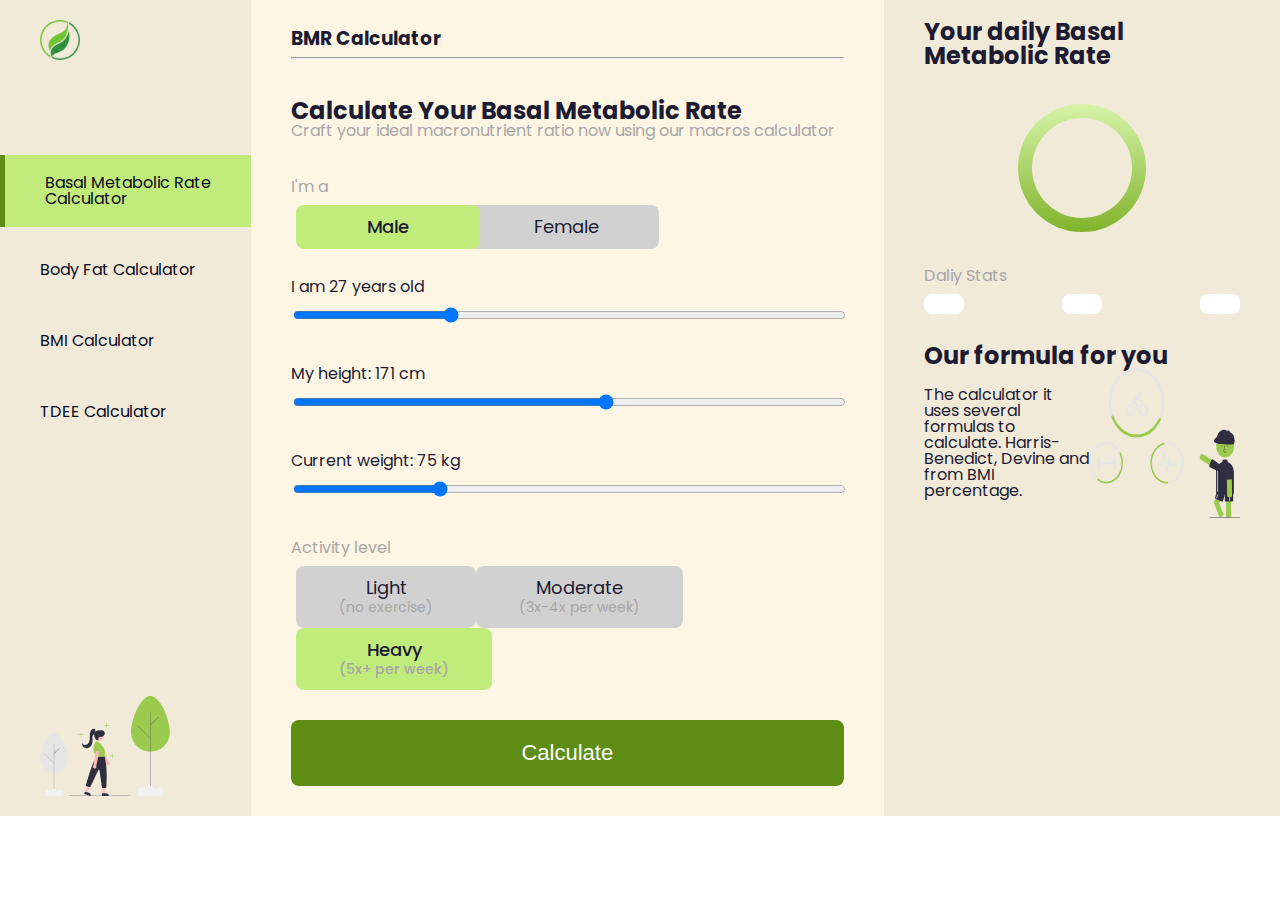
<file: index.html>
<!DOCTYPE html>
<html lang="en">
  <head>
    <meta charset="UTF-8" />
    <meta http-equiv="X-UA-Compatible" content="IE=edge" />
    <meta name="viewport" content="width=device-width, initial-scale=1.0" />
    <title>Fitnes Calculator Tool</title>
    <link rel="stylesheet" href="./public/assets/css/style.css" />
    <link rel="stylesheet" href="./public/assets/css/reset.css" />
  </head>
  <body>
    <div id="app">
      <div class="sidebar">
        <div class="sidebar-logo">
          <img
            src="./public/assets/images/Business-logo-97w.webp"
            alt=""
            width="40"
          />
        </div>
        <div class="sidebar-nav">
          <ul class="nav-links">
            <li class="nav-item active">
              <a href="#">Basal Metabolic Rate <br />Calculator</a>
            </li>
            <li class="nav-item"><a href="#">Body Fat Calculator</a></li>
            <li class="nav-item"><a href="#">BMI Calculator</a></li>
            <li class="nav-item"><a href="#">TDEE Calculator</a></li>
          </ul>
        </div>
        <div class="sidebar-image">
          <img
            src="./public/assets/images/nature_benefits_re_kk70.svg"
            alt=""
          />
        </div>
      </div>
      <div class="main">
        <div class="calculator">
          <div class="calc-body">
            <div class="calc-heading">
              <h3>BMR Calculator</h3>
              <hr />
            </div>
            <div class="calc-subheading">
              <h2>Calculate Your Basal Metabolic Rate</h2>
              <p>
                Craft your ideal macronutrient ratio now using our macros
                calculator
              </p>
            </div>
            <form class="fitness-form" id="form" action="">
              <div class="form-body">
                <!-- <div class="system">
                  <p>System</p>
                  <div class="metric-buttons" style="display: inline-flex">
                    <input
                      type="radio"
                      id="imperial"
                      name="system"
                      value="imperial"
                    />
                    <label
                      for="imperial"
                      style="
                        border-top-left-radius: 8px;
                        border-bottom-left-radius: 8px;
                        border-bottom-right-radius: 0px;
                        border-top-right-radius: 0px;
                      "
                      >Imperial</label
                    >
                    <input
                      type="radio"
                      id="metric"
                      name="system"
                      value="metric"
                      checked
                    />
                    <label for="metric" style="transform: translateX(-5px)"
                      >Metric</label
                    >
                  </div>
                </div> -->
                <div class="gender">
                  <p>I'm a</p>
                  <div class="gender-buttons">
                    <input
                      type="radio"
                      id="male"
                      name="gender"
                      value="male"
                      checked
                    />
                    <label
                      for="male"
                      style="padding: 13px 71px; position: relative; z-index: 1"
                      >Male</label
                    >
                    <input
                      type="radio"
                      id="female"
                      name="gender"
                      value="female"
                    />
                    <label
                      for="female"
                      style="
                        transform: translateX(-10px);
                        border-top-left-radius: 0px;
                        border-bottom-left-radius: 0px;
                        border-bottom-right-radius: 8px;
                        border-top-right-radius: 8px;
                      "
                      >Female</label
                    >
                  </div>
                </div>
                <!-- <div class="goal">
                  <p>What's your main goal?</p>
                  <div class="goal-buttons">
                    <input
                      type="radio"
                      id="moderate-fat-loss"
                      name="goal"
                      value="moderate fat loss"
                    />
                    <label for="moderate-fat-loss">Fat loss</label>
                    <input
                      type="radio"
                      id="maintenance"
                      name="goal"
                      value="maintenance"
                      checked
                    />
                    <label for="maintenance">maintain</label>
                    <input
                      type="radio"
                      id="normal-bulking"
                      name="goal"
                      value="normal bulking"
                    />
                    <label for="normal-bulking">Bulk</label>
                  </div>
                </div> -->
                <div class="age">
                  <div id="age-display">I am 27 years old</div>
                  <input
                    type="range"
                    id="age-range"
                    name="age-range"
                    min="0"
                    max="100"
                    value="27"
                  />
                </div>
                <div class="height">
                  <div id="height-display">My height: 171 cm</div>
                  <input
                    type="range"
                    id="height-range"
                    name="height-range"
                    min="0"
                    max="300"
                    value="171"
                  />
                </div>
                <div class="weight">
                  <div id="weight-display">Current weight: 75 kg</div>
                  <input
                    type="range"
                    id="weight-range"
                    name="weight-range"
                    min="0"
                    max="300"
                    value="75"
                  />
                </div>
                <div class="activity">
                  <p>Activity level</p>
                  <div
                    class="activity-buttons"
                    style="display: inline-flex; flex-wrap: wrap"
                  >
                    <input
                      type="radio"
                      id="light"
                      name="exercise"
                      value="light"
                    />
                    <label for="light" style="text-align: center"
                      >Light<br /><span style="color: #a7a7a7; font-size: 14px"
                        >(no exercise)</span
                      ></label
                    >
                    <input
                      type="radio"
                      id="moderate"
                      name="exercise"
                      value="moderate"
                    />
                    <label for="moderate" style="text-align: center"
                      >Moderate<br /><span
                        style="color: #a7a7a7; font-size: 14px"
                        >(3x-4x per week)</span
                      ></label
                    >
                    <input
                      type="radio"
                      id="heavy"
                      name="exercise"
                      value="heavy"
                      checked
                    />
                    <label for="heavy" style="text-align: center"
                      >Heavy<br /><span style="color: #a7a7a7; font-size: 14px"
                        >(5x+ per week)</span
                      ></label
                    >
                  </div>
                </div>
              </div>
              <div class="form-button">
                <button type="submit">Calculate</button>
              </div>
            </form>
          </div>
        </div>
        <div class="results">
          <div class="results-heading">
            <h2>Your daily Basal Metabolic Rate</h2>
            <!-- <p>
              Basal Metabolic Rate (BMR) is the number of calories you burn as
              your body performs basic (basal) life-sustaining function.
              Commonly also termed as Resting Metabolic Rate (RMR), which is the
              calories burned if you stayed in bed all day.
            </p> -->
          </div>
          <div class="results-body">
            <div class="outer_circle">
              <div
                style="
                  display: flex;
                  flex-direction: column;
                  align-items: center;
                  justify-content: center;
                  height: 100%;
                "
              >
                <p class="bmr"></p>
                <p class="kcal-calories" style="margin: 10px 0px"></p>
                <p class="kcal-unit"></p>
                <div class="inner_circle"></div>
              </div>
            </div>
            <div class="daily-stats">
              <p>Daliy Stats</p>
            </div>
            <div class="results-stats">
              <div class="results-stat body-fat">
                <!-- <p>Body fat</p> -->
              </div>
              <div class="results-stat bmi">
                <!-- <p>BMI</p> -->
              </div>
              <div class="results-stat tdee">
                <!-- <p>TDEE</p> -->
              </div>
            </div>
          </div>
          <div class="formulas">
            <div class="formulas-heading">
              <h2>Our formula for you</h2>
            </div>
            <div style="display: flex; align-items: center">
              <div style="flex: 2">
                <p>
                  The calculator it uses several formulas to calculate.
                  Harris-Benedict, Devine and from BMI percentage.
                </p>
              </div>
              <div flex:1;>
                <img
                  src="./public/assets/images/activity_tracker_re_2lvv.svg"
                  alt=""
                  width="100%"
                />
              </div>
            </div>
          </div>
        </div>
      </div>
    </div>
    <script src="./public/assets/js/index.js"></script>
  </body>
</html>
</file>
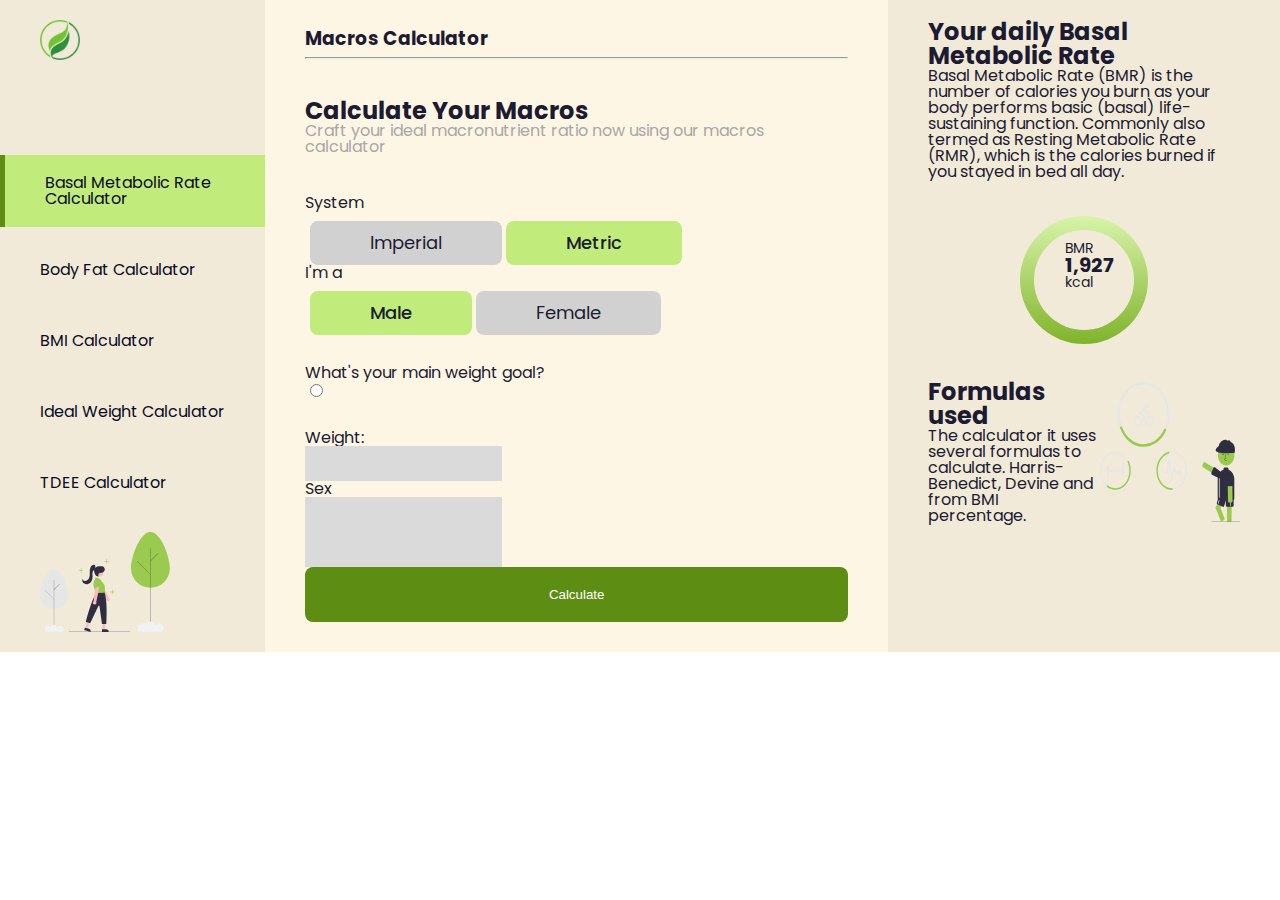
<file: public/index.html>
<!DOCTYPE html>
<html lang="en">
  <head>
    <meta charset="UTF-8" />
    <meta http-equiv="X-UA-Compatible" content="IE=edge" />
    <meta name="viewport" content="width=device-width, initial-scale=1.0" />
    <title>Fitnes Calculator Tool</title>
    <link rel="stylesheet" href="./assets/css/style.css" />
    <link rel="stylesheet" href="./assets/css/reset.css" />
  </head>
  <body>
    <div id="app">
      <div class="sidebar">
        <div class="sidebar-logo">
          <img src="./assets/images/Business-logo-97w.webp" alt="" width="40" />
        </div>
        <div class="sidebar-nav">
          <ul class="nav-links">
            <li class="nav-item active">
              <a href="#">Basal Metabolic Rate <br />Calculator</a>
            </li>
            <li class="nav-item"><a href="#">Body Fat Calculator</a></li>
            <li class="nav-item"><a href="#">BMI Calculator</a></li>
            <li class="nav-item"><a href="#">Ideal Weight Calculator</a></li>
            <li class="nav-item"><a href="#">TDEE Calculator</a></li>
          </ul>
        </div>
        <div class="sidebar-image">
          <img src="./assets/images/nature_benefits_re_kk70.svg" alt="" />
        </div>
      </div>
      <div class="main">
        <div class="calculator">
          <div class="calc-body">
            <div class="calc-heading">
              <h3>Macros Calculator</h3>
              <hr />
            </div>
            <div class="calc-subheading">
              <h2>Calculate Your Macros</h2>
              <p>
                Craft your ideal macronutrient ratio now using our macros
                calculator
              </p>
            </div>
            <form class="fitness-form" id="form" action="">
              <div class="form-body">
                <div class="height">
                  <p>System</p>
                  <div class="metric-buttons">
                    <input
                      type="radio"
                      id="imperial"
                      name="system"
                      value="false"
                    />
                    <label for="imperial">Imperial</label>
                    <input
                      type="radio"
                      id="metric"
                      name="system"
                      value="true"
                      checked
                    />
                    <label for="metric">Metric</label>
                  </div>
                  <p>I'm a</p>
                  <div class="gender-buttons">
                    <input
                      type="radio"
                      id="male"
                      name="gender"
                      value="true"
                      checked
                    />
                    <label for="made">Male</label>
                    <input
                      type="radio"
                      id="female"
                      name="gender"
                      value="false"
                    />
                    <label for="female">Female</label>
                  </div>
                </div>
                <div class="weight">
                  <p>What's your main weight goal?</p>
                  <div class="weight-buttons"></div>
                  <input type="radio" id="lose" name="weight" />
                  <label for=""></label>
                </div>
                <div class="age">
                  <p>Weight:</p>
                  <input type="number" />
                </div>
                <div class="sex">
                  <p>Sex</p>
                  <input type="text" />
                </div>
              </div>
              <input type="text" />
              <button type="submit" onclick="calculateCal()">Calculate</button>
            </form>
          </div>
        </div>
        <div class="results">
          <div>
            <h2>Your daily Basal Metabolic Rate</h2>
            <p>
              Basal Metabolic Rate (BMR) is the number of calories you burn as
              your body performs basic (basal) life-sustaining function.
              Commonly also termed as Resting Metabolic Rate (RMR), which is the
              calories burned if you stayed in bed all day.
            </p>
          </div>
          <div class="outer_circle">
            <p style="position: absolute; left: 31%; top: 11%; font-size: 14px">
              BMR<br />
              <span style="font-size: 20px; font-weight: 700">1,927</span><br />
              <span>kcal</span>
            </p>
            <div class="inner_circle"></div>
          </div>
          <div class="formulas" style="display: flex">
            <div>
              <h2>Formulas used</h2>
              <p>
                The calculator it uses several formulas to calculate.
                Harris-Benedict, Devine and from BMI percentage.
              </p>
            </div>
            <img
              src="./assets/images/activity_tracker_re_2lvv.svg"
              alt=""
              width="45%"
            />
          </div>
        </div>
      </div>
    </div>
    <script src="./assets/js/index.js"></script>
  </body>
</html>
</file>
<file: public/assets/css/style.css>
@import url("https://fonts.googleapis.com/css2?family=Poppins:wght@400;500;600;700&display=swap");

body {
  font-family: var(--font-primary);
  color: var(--text-dark);
}

:root {
  /* colors */
  --primary: #9bcb4e;
  --primary-1: #d7f4a9;
  --primary-2: #c1ec7c;
  --primary-3: #80b42b;
  --primary-4: #5e8d13;

  --text-dark-100: #0a0a23;
  --text-dark: #1c1b31;

  --primary-grey: #c0c0c0;
  --primary-grey-100: #cdcdcd;
  --primary-grey-200: #dadada;
  --primary-grey-300: #b4b4b4;
  --primary-grey-400: #a7a7a7;

  /* fonts */
  --font-primary: "Poppins", sans-serif;
  --font-secondary: "Montserrat", sans-serif;

  /* utilities */
  --fs-12: 0.75rem;
  --fs-14: 0.875rem;
  --fs-18: 1.125rem;
  --fs-20: 1.25rem;
  --fs-24: 1.5rem;
  --fs-36: 2.255rem;
  --fs-48: 3rem;
  --fs-50: 3.125rem;
  --fs-64: 4rem;

  --fw-normal: 400;
  --fw-medium: 500;
  --fw-semibold: 600;
  --fw-bold: 700;
}

/* fluid typography */
h1 {
  font-size: 3.5rem;
  font-size: clamp(3.5rem, 3.4rem + 0.5vw, 4rem);
}

h1,
h2,
h3 {
  color: var(--text-dark);
}

img {
  max-width: 100%;
  height: auto;
  display: block;
}

#app {
  display: flex;
}

/*sidebar*/
.sidebar {
  display: flex;
  flex-direction: column;
  padding: 20px 0px;
  background-color: #f1ead9;
}

.main {
  flex: 1;
  display: flex;
}
.sidebar-logo {
  padding-left: 40px;
}
.sidebar-nav {
  flex: 1;
  margin-top: 80px;
}
.sidebar-image {
  padding: 0px 40px;
}
/*nav*/
.nav-links {
  height: 100%;
}
.nav-links .nav-item {
  padding: 20px 40px;
  margin: 15px 0px;
}
.nav-links .nav-item.active {
  background-color: var(--primary-2);
  border-left: 5px solid var(--primary-4);
}
.nav-links .nav-item a {
  text-decoration: none;
  color: var(--text-dark-100);
}

/*calculator*/
.calculator {
  flex: 2;
  background-color: #fef6e4;
}
.calculator .calc-body {
  padding: 30px 40px;
}

.calculator .calc-body .calc-subheading {
  margin-top: 40px;
}
.calculator .calc-body .calc-subheading p {
  color: #a7a7a7;
}

/*Form*/
.fitness-form {
  margin-top: 40px;
  border-radius: 8px;
}
.fitness-form .form-body .system p {
  color: #a7a7a7;
}
.fitness-form .form-body .gender p {
  color: #a7a7a7;
}
.fitness-form .form-body .weight-goal p {
  color: #a7a7a7;
}
.fitness-form .form-body .activity p {
  color: #a7a7a7;
}
.fitness-form .form-button {
  margin-top: 30px;
}

input {
  background-color: var(--primary-grey-200);
  padding: 10px;
  border: none;
}
button {
  background-color: var(--primary-4);
  border: none;
  padding: 20px 0px;
  color: white;
  border-radius: 8px;
  width: 100%;
}
.gender,
.goal,
.age,
.height,
.weight,
.activity {
  margin-top: 30px;
}
/* radio buttons*/
.metric-buttons,
.gender-buttons,
.goal-buttons,
.activity-buttons {
  margin-top: 10px;
  margin-left: 5px;
}
.metric-buttons input[type="radio"],
.gender-buttons input[type="radio"],
.goal-buttons input[type="radio"],
.activity-buttons input[type="radio"] {
  display: none;
}
.metric-buttons label,
.gender-buttons label,
.goal-buttons label {
  display: inline-block;
  background-color: #d1d1d1;
  padding: 13px 60px;
  font-family: var(--font-primary);
  font-size: 18px;
  border-radius: 8px;
  cursor: pointer;
}
.activity-buttons label {
  display: inline-block;
  background-color: #d1d1d1;
  padding: 13px 43px;
  font-family: var(--font-primary);
  font-size: 18px;
  border-radius: 8px;
  cursor: pointer;
}
.metric-buttons input[type="radio"]:checked + label,
.gender-buttons input[type="radio"]:checked + label,
.goal-buttons input[type="radio"]:checked + label,
.activity-buttons input[type="radio"]:checked + label {
  background-color: var(--primary-2);
  font-weight: var(--fw-medium);
}

.goal-buttons input[type="radio"]:checked + label {
  background-color: var(--primary-2);
  font-weight: var(--fw-medium);
}
/* end radio buttons*/

.age #age-range {
  width: 100%;
}

.height #height-range {
  width: 100%;
}
.weight #weight-range {
  width: 100%;
}
/* submit button*/
.form-button button[type="submit"] {
  cursor: pointer;
  font-size: 22px;
  font-weight: var(--fw-medium);
}

/*end form*/

/*results*/
.results {
  flex: 1;
  padding: 20px 40px;
  background-color: #f1ead9;
  position: relative;
  z-index: -2;
}
.results .results-body .outer_circle .bmr {
  /* position: absolute;
  left: 35%;
  top: 18%; */
  font-size: 14px;
  color: #a7a7a7;
}
.results .results-body .outer_circle .kcal-calories {
  font-size: 20px;
  font-weight: 700;
  color: var(--text-dark);
}
.results .results-body .daily-stats p {
  color: #a7a7a7;
}
.results .results-body .results-stats {
  display: flex;
  justify-content: space-between;
  margin-top: 10px;
}
.results .results-body .results-stats .results-stat {
  padding: 10px 20px;
  background-color: #ffffff;
  color: #a7a7a7;
  border-radius: 8px;
}
.results .results-stats .body-fat .bf-bold,
.results .results-stats .bmi .bmi-bold,
.results .results-stats .tdee .tdee-bold {
  font-size: 20px;
  font-weight: 700;
  color: var(--text-dark);
}
/* circular bar*/
.outer_circle {
  position: relative;
  margin: 50px auto;
  width: 100px;
  height: 100px;
  border-radius: 50%;
  background: #f1ead9;
}

.inner_circle {
  background-image: linear-gradient(
    to top,
    var(--primary-3) 0%,
    var(--primary-1) 100%
  );
  content: "";
  position: absolute;
  inset: -14%;
  z-index: -1;
  border-radius: 50%;
}

.formulas .formulas-heading h2 {
  margin-top: 30px;
}

@media (max-width: 60em) {
  #app,
  .main {
    flex-direction: column;
  }
}
</file>
